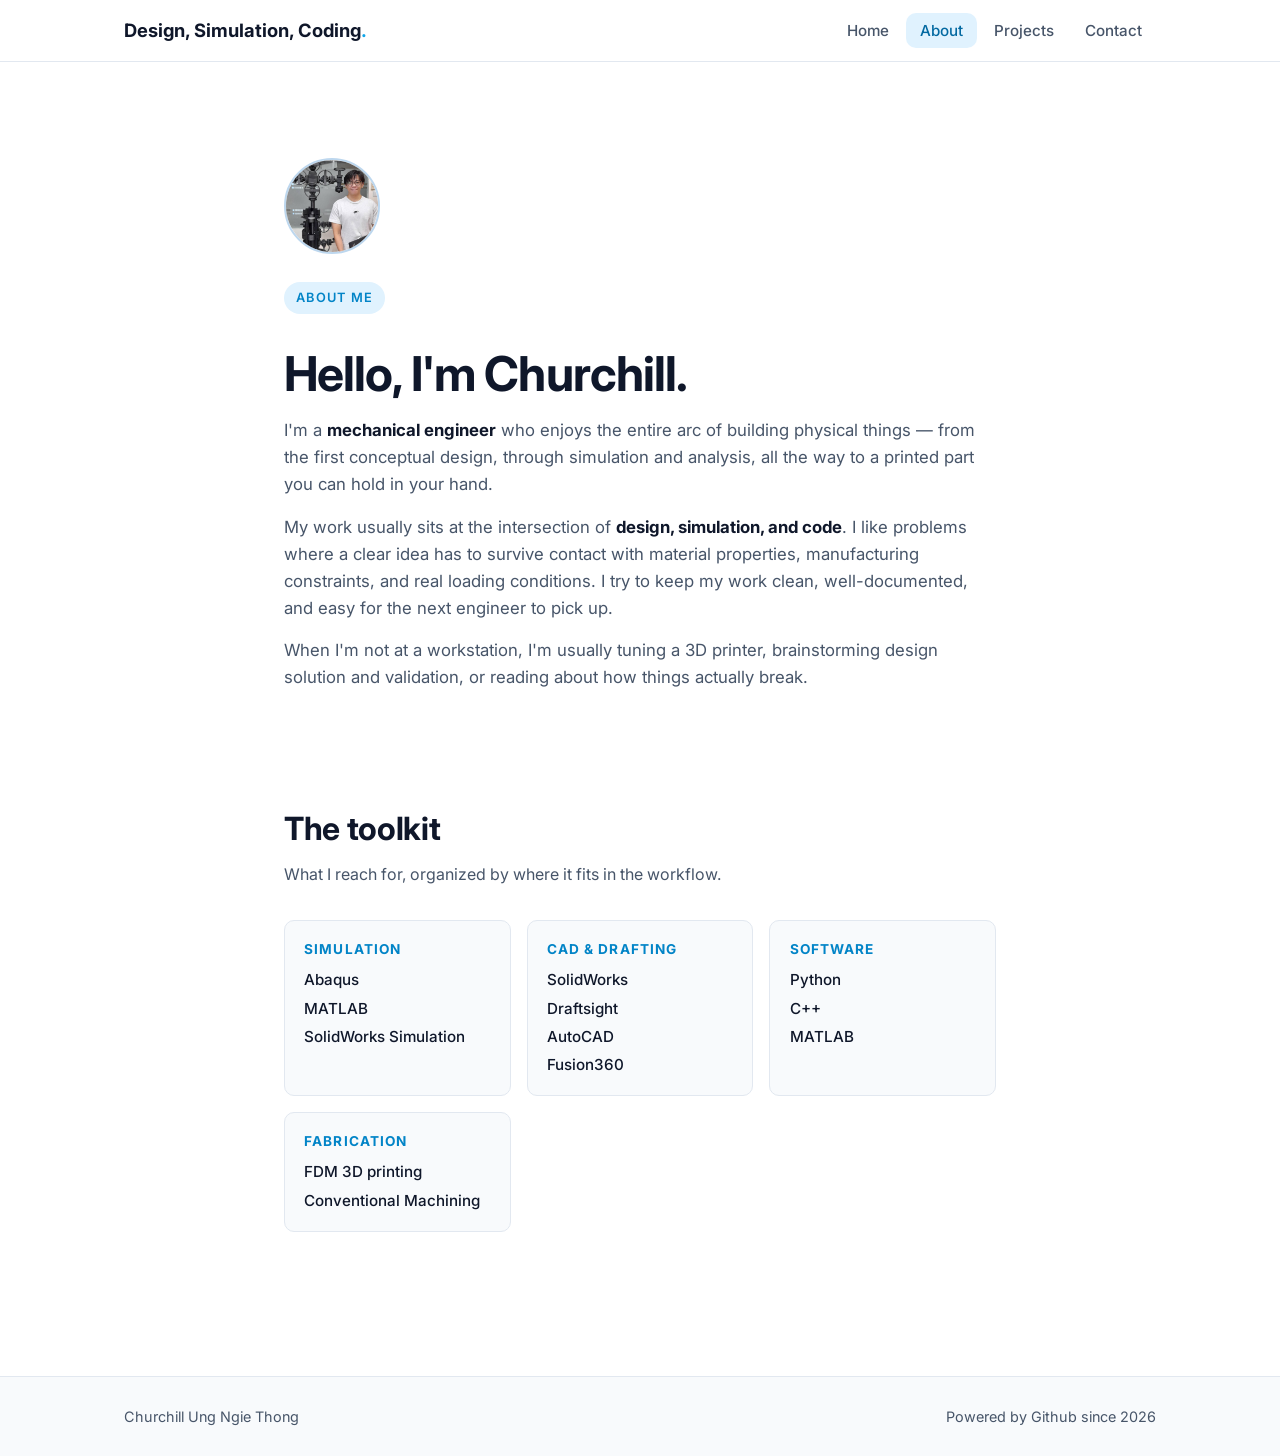
<file: about.html>
<!DOCTYPE html>
<html lang="en">
  <head>
    <meta charset="UTF-8" />
    <meta name="viewport" content="width=device-width, initial-scale=1.0" />
    <title>About — Who Am I</title>
    <meta name="description" content="About Churchill Ung Ngie Thong — A mechanical design engineer specializing in CAD design, simulation, and rapid prototyping." />
    <link rel="icon" type="image/jpeg" href="public-img/churchill-astar-award-ceremony.jpg" />
    <link rel="preconnect" href="https://fonts.googleapis.com">
    <link rel="preconnect" href="https://fonts.gstatic.com" crossorigin>
    <link href="https://fonts.googleapis.com/css2?family=Inter:wght@400;500;600;700&display=swap" rel="stylesheet">
    <link rel="stylesheet" href="styles.css" />
  </head>
  <body>
    <nav class="nav">
      <div class="nav-inner">
        <a href="/" class="brand">Design, Simulation, Coding<span class="dot">.</span></a>
        <ul class="nav-links">
          <li><a href="/">Home</a></li>
          <li><a href="/about.html" class="active">About</a></li>
          <li><a href="/projects.html">Projects</a></li>
          <li><a href="/contact.html">Contact</a></li>
        </ul>
      </div>
    </nav>

    <main class="container narrow">
      <section class="block about-block">
        <div class="about-header">
          <img class ="about-photo" src="public-img/churchill-sws-3d-printing.jpg" alt="Churchill Ung" />
        </div>
        <span class="eyebrow">About me</span>
        <h1 style="text-align:left; margin-top:0.75rem;">Hello, I'm Churchill.</h1>
        <p>
          I'm a <strong>mechanical engineer</strong> who enjoys the entire arc of building physical things — from the first conceptual design, through simulation and analysis, all the way to a printed part you can hold in your hand.
        </p>
        <p>
          My work usually sits at the intersection of <strong>design, simulation, and code</strong>. I like problems where a clear idea has to survive contact with material properties, manufacturing constraints, and real loading conditions. I try to keep my work clean, well-documented, and easy for the next engineer to pick up.
        </p>
        <p>
          When I'm not at a workstation, I'm usually tuning a 3D printer, brainstorming design solution and validation, or reading about how things actually break.
        </p>
      </section>

      <section class="block">
        <h2>The toolkit</h2>
        <p class="section-sub">What I reach for, organized by where it fits in the workflow.</p>
        <div class="toolkit">
          <div class="tool-card">
            <h4>Simulation</h4>
            <ul>
              <li>Abaqus</li>
              <li>MATLAB</li>
              <li>SolidWorks Simulation</li>
            </ul>
          </div>
          <div class="tool-card">
            <h4>CAD &amp; Drafting</h4>
            <ul>
              <li>SolidWorks</li>
              <li>Draftsight</li>
              <li>AutoCAD</li>
              <li>Fusion360</li>
            </ul>
          </div>
          <div class="tool-card">
            <h4>Software</h4>
            <ul>
              <li>Python</li>
              <li>C++</li>
              <li>MATLAB</li>
            </ul>
          </div>
          <div class="tool-card">
            <h4>Fabrication</h4>
            <ul>
              <li>FDM 3D printing</li>
              <li>Conventional Machining</li>
            </ul>
          </div>
        </div>
      </section>
    </main>

    <footer>
      <div class="footer-inner">
        <span>Churchill Ung Ngie Thong</span>
        <span>Powered by Github since 2026</span>
      </div>
    </footer>
    <script>
    var blocks = document.querySelectorAll('.block');
    blocks.forEach(function(el) { el.classList.add('animate'); });

    var io = new IntersectionObserver(function(entries) {
      entries.forEach(function(e) {
        if (e.isIntersecting) {
          e.target.classList.add('visible');
          io.unobserve(e.target);
        }
      });
    }, { threshold: 0.1 });

    blocks.forEach(function(el) { io.observe(el); });
  </script>
  </body>
</html>
</file>
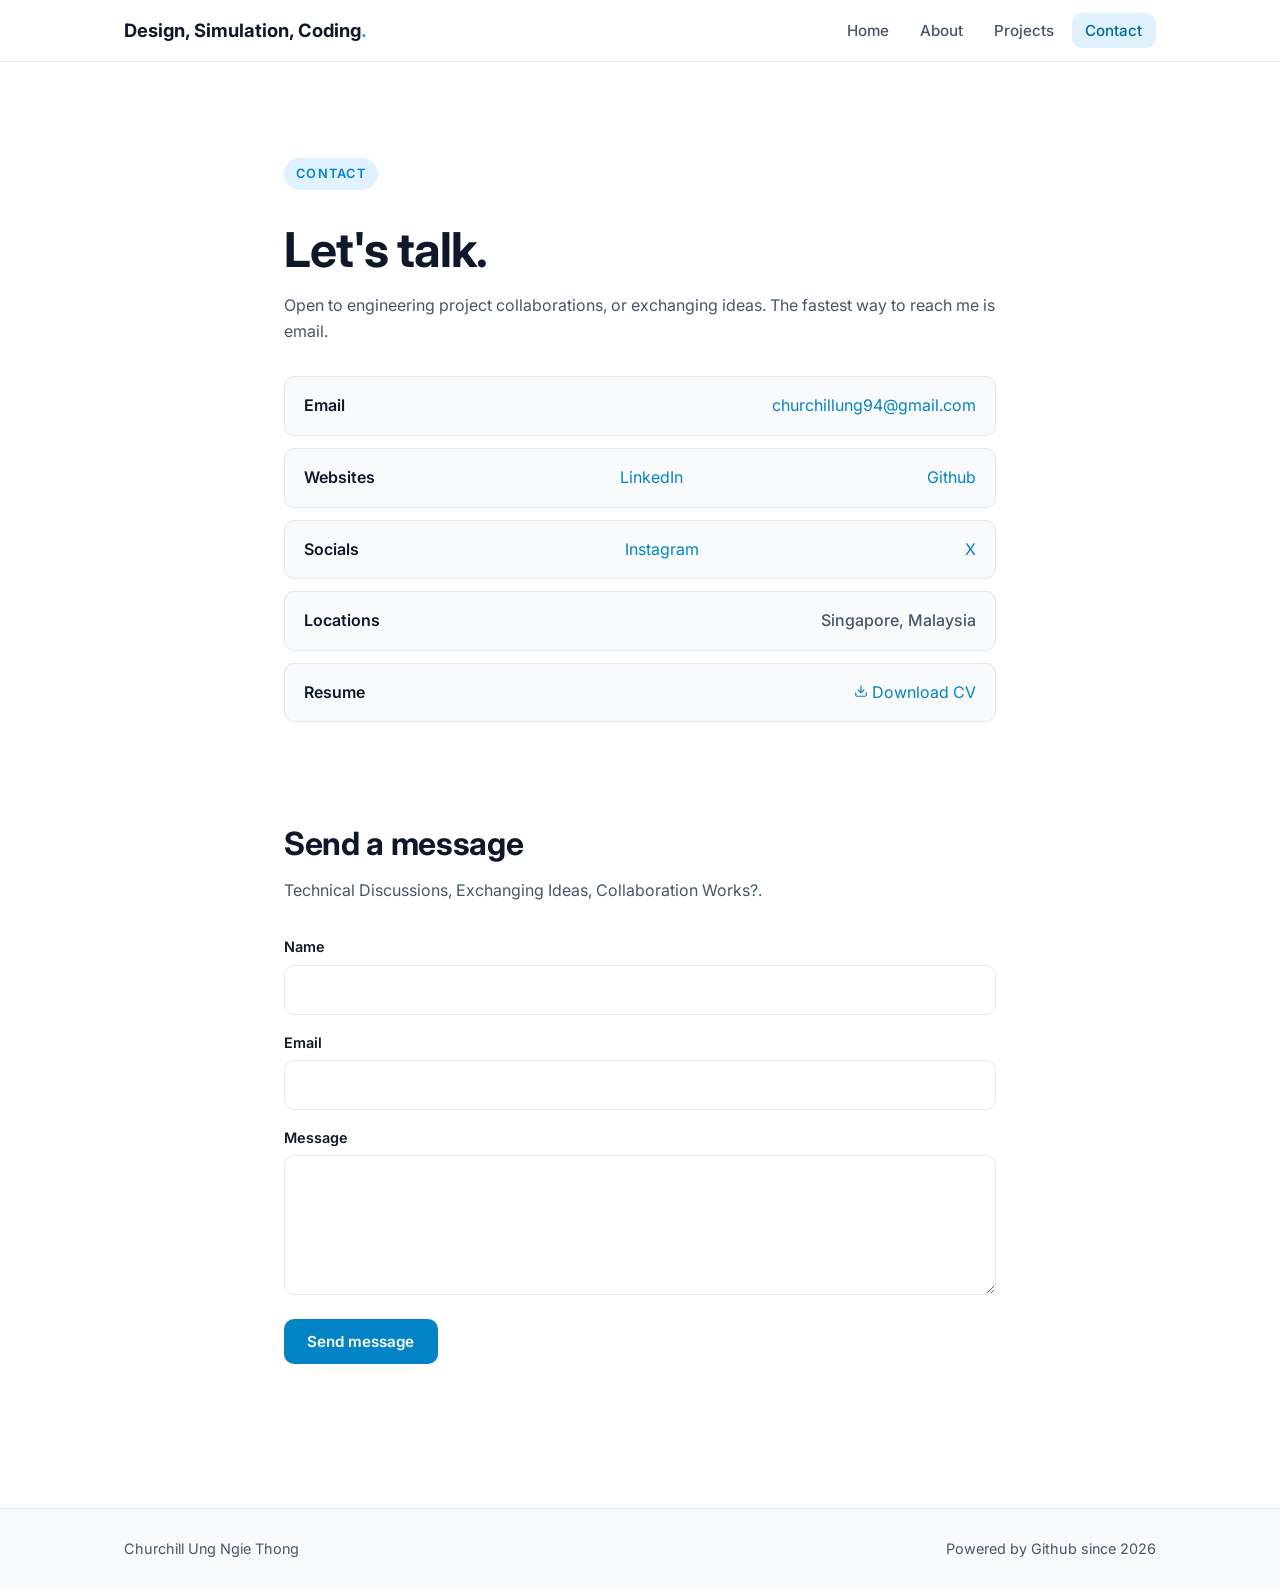
<file: contact.html>
<!DOCTYPE html>
<html lang="en">
  <head>
    <meta charset="UTF-8" />
    <meta name="viewport" content="width=device-width, initial-scale=1.0" />
    <title>Contact Me</title>
    <meta name="description" content="Get in touch with me?" />
    <link rel="icon" type="image/jpeg" href="public-img/churchill-astar-award-ceremony.jpg" />
    <link rel="preconnect" href="https://fonts.googleapis.com">
    <link rel="preconnect" href="https://fonts.gstatic.com" crossorigin>
    <link href="https://fonts.googleapis.com/css2?family=Inter:wght@400;500;600;700&display=swap" rel="stylesheet">
    <link rel="stylesheet" href="styles.css" />
  </head>
  <body>
    <nav class="nav">
      <div class="nav-inner">
        <a href="/" class="brand">Design, Simulation, Coding<span class="dot">.</span></a>
        <ul class="nav-links">
          <li><a href="/">Home</a></li>
          <li><a href="/about.html">About</a></li>
          <li><a href="/projects.html">Projects</a></li>
          <li><a href="/contact.html" class="active">Contact</a></li>
        </ul>
      </div>
    </nav>

    <main class="container narrow">
      <section class="block">
        <span class="eyebrow">Contact</span>
        <h1 style="text-align:left; margin-top:0.75rem;">Let's talk.</h1>
        <p class="section-sub">
          Open to engineering project collaborations, or exchanging ideas. The fastest way to reach me is email.
        </p>

        <div class="contact-list">
          <div class="contact-item">
            <span>Email</span>
            <a href="mailto:churchillung94@gmail.com">churchillung94@gmail.com</a>
          </div>
          <div class="contact-item">
            <span>Websites</span>
            <a href="https://www.linkedin.com/in/churchillung94">LinkedIn</a>
            <a href="https://github.com/ChurchillUng">Github</a>
          </div>
          <div class="contact-item">
            <span>Socials</span>
            <a href="https://www.instagram.com/cr_chill">Instagram</a>
            <a href="https://x.com/churchillung">X</a>
          </div>
          <div class="contact-item">
            <span>Locations</span>
            <span style="color:var(--muted);font-weight:500;">Singapore, Malaysia</span>
          </div>
          <div class = "contact-item">
            <span>Resume</span>
            <a href="/public-img/Churchill_Resume_2026.pdf" class="cv-dl-btn" download>
             <svg xmlns="http://www.w3.org/2000/svg" width="14" height="14" viewBox="0 0 24 24"
                  fill="none" stroke="currentColor" stroke-width="2"
                  stroke-linecap="round" stroke-linejoin="round" aria-hidden="true">
                <path d="M21 15v4a2 2 0 0 1-2 2H5a2 2 0 0 1-2-2v-4"/>
                <polyline points="7 10 12 15 17 10"/>
                <line x1="12" y1="15" x2="12" y2="3"/>
              </svg>
              Download CV
            </a>
          </div>
        </div>
      </section>

      <section class="block">
        <h2>Send a message</h2>
        <p class="section-sub">Technical Discussions, Exchanging Ideas, Collaboration Works?.</p>
        <form action="mailto:churchillung94@gmail.com" method="post" enctype="text/plain">
          <div>
            <label for="name">Name</label>
            <input id="name" name="name" type="text" required />
          </div>
          <div>
            <label for="email">Email</label>
            <input id="email" name="email" type="email" required />
          </div>
          <div>
            <label for="message">Message</label>
            <textarea id="message" name="message" required></textarea>
          </div>
          <button type="submit" class="btn btn-primary">Send message</button>
        </form>
      </section>
    </main>

    <footer>
      <div class="footer-inner">
        <span>Churchill Ung Ngie Thong</span>
        <span>Powered by Github since 2026</span>
      <!--  <a href="https://www.instagram.com/cr_chill">My IG</a> -->
      </div>
    </footer>
    <script>
    var blocks = document.querySelectorAll('.block');
    blocks.forEach(function(el) { el.classList.add('animate'); });

    var io = new IntersectionObserver(function(entries) {
      entries.forEach(function(e) {
        if (e.isIntersecting) {
          e.target.classList.add('visible');
          io.unobserve(e.target);
        }
      });
    }, { threshold: 0.1 });

    blocks.forEach(function(el) { io.observe(el); });
  </script>
  </body>
</html>
</file>
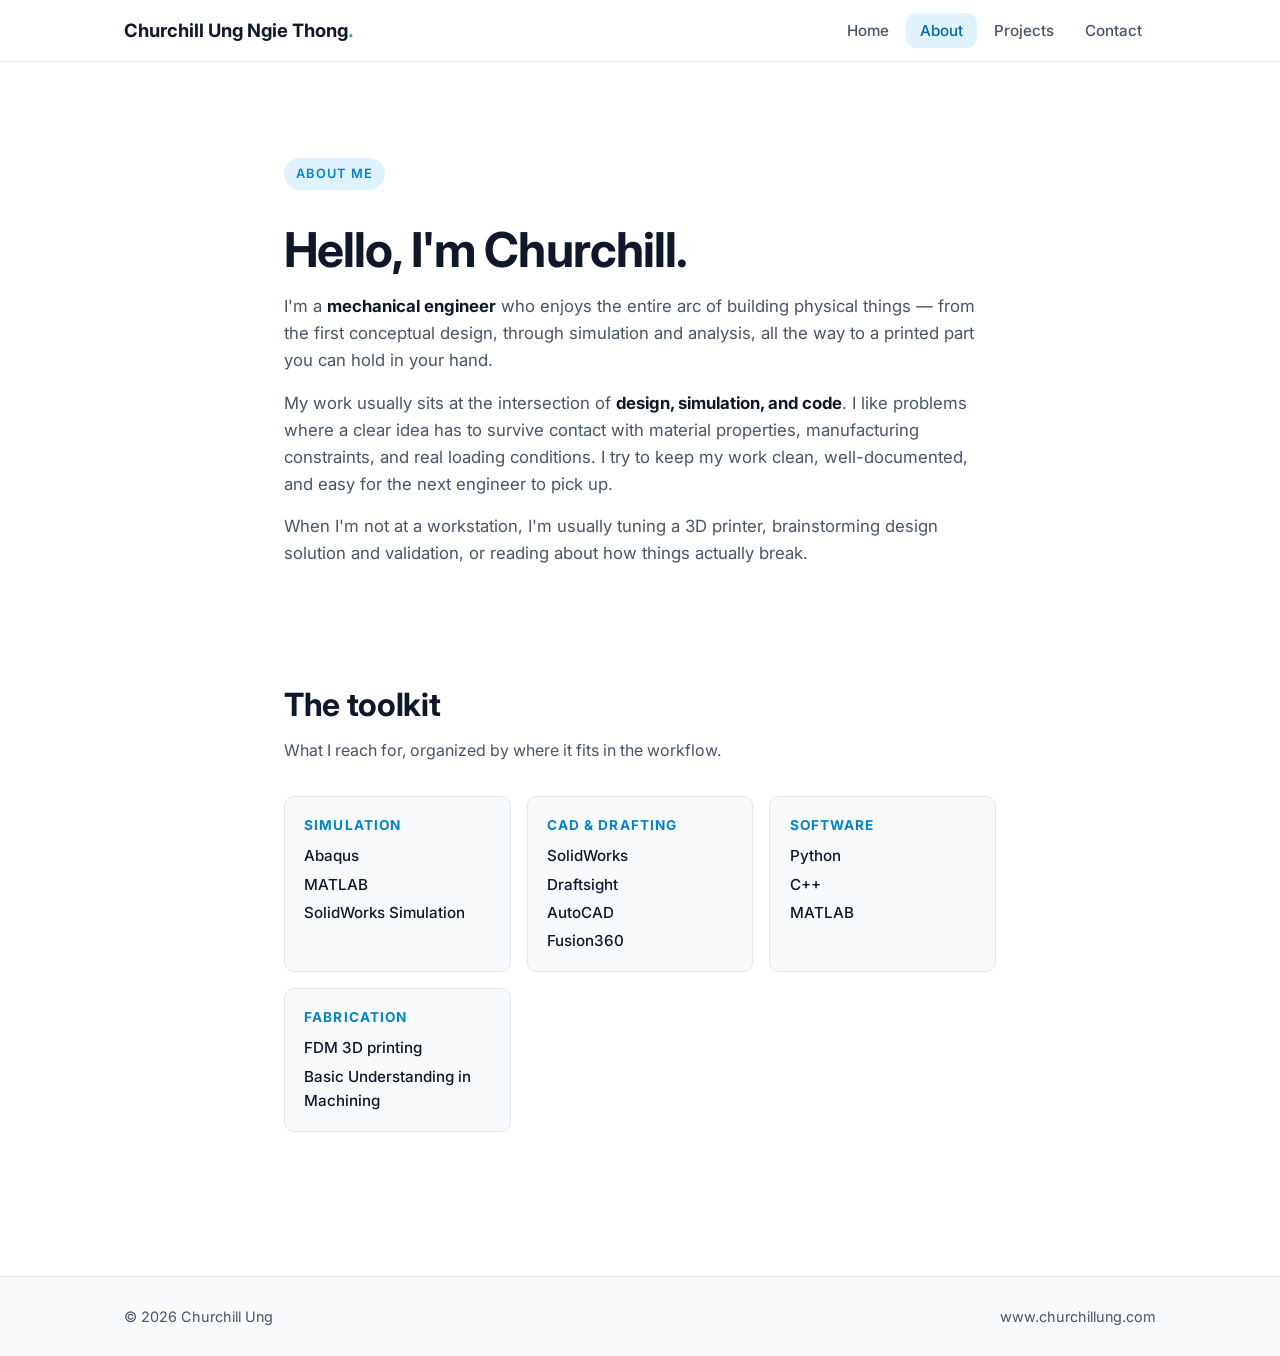
<file: portfolio/about.html>
<!DOCTYPE html>
<html lang="en">
  <head>
    <meta charset="UTF-8" />
    <meta name="viewport" content="width=device-width, initial-scale=1.0" />
    <title>About — Churchill Ung Ngie Thong</title>
    <meta name="description" content="About Churchill Ung Ngie Thong — A mechanical design engineer specializing in CAD design, simulation, and rapid prototyping." />
    <link rel="icon" type="image/svg+xml" href="/favicon.svg" />
    <link rel="preconnect" href="https://fonts.googleapis.com">
    <link rel="preconnect" href="https://fonts.gstatic.com" crossorigin>
    <link href="https://fonts.googleapis.com/css2?family=Inter:wght@400;500;600;700&display=swap" rel="stylesheet">
    <link rel="stylesheet" href="./styles.css" />
  </head>
  <body>
    <nav class="nav">
      <div class="nav-inner">
        <a href="/" class="brand">Churchill Ung Ngie Thong<span class="dot">.</span></a>
        <ul class="nav-links">
          <li><a href="/">Home</a></li>
          <li><a href="/about.html" class="active">About</a></li>
          <li><a href="/projects.html">Projects</a></li>
          <li><a href="/contact.html">Contact</a></li>
        </ul>
      </div>
    </nav>

    <main class="container narrow">
      <section class="block about-block">
        <span class="eyebrow">About me</span>
        <h1 style="text-align:left; margin-top:0.75rem;">Hello, I'm Churchill.</h1>
        <p>
          I'm a <strong>mechanical engineer</strong> who enjoys the entire arc of building physical things — from the first conceptual design, through simulation and analysis, all the way to a printed part you can hold in your hand.
        </p>
        <p>
          My work usually sits at the intersection of <strong>design, simulation, and code</strong>. I like problems where a clear idea has to survive contact with material properties, manufacturing constraints, and real loading conditions. I try to keep my work clean, well-documented, and easy for the next engineer to pick up.
        </p>
        <p>
          When I'm not at a workstation, I'm usually tuning a 3D printer, brainstorming design solution and validation, or reading about how things actually break.
        </p>
      </section>

      <section class="block">
        <h2>The toolkit</h2>
        <p class="section-sub">What I reach for, organized by where it fits in the workflow.</p>
        <div class="toolkit">
          <div class="tool-card">
            <h4>Simulation</h4>
            <ul>
              <li>Abaqus</li>
              <li>MATLAB</li>
              <li>SolidWorks Simulation</li>
            </ul>
          </div>
          <div class="tool-card">
            <h4>CAD &amp; Drafting</h4>
            <ul>
              <li>SolidWorks</li>
              <li>Draftsight</li>
              <li>AutoCAD</li>
              <li>Fusion360</li>
            </ul>
          </div>
          <div class="tool-card">
            <h4>Software</h4>
            <ul>
              <li>Python</li>
              <li>C++</li>
              <li>MATLAB</li>
            </ul>
          </div>
          <div class="tool-card">
            <h4>Fabrication</h4>
            <ul>
              <li>FDM 3D printing</li>
              <li>Basic Understanding in Machining</li>
            </ul>
          </div>
        </div>
      </section>
    </main>

    <footer>
      <div class="footer-inner">
        <span>&copy; 2026 Churchill Ung</span>
        <a href="https://www.churchillung.com">www.churchillung.com</a>
      </div>
    </footer>
  </body>
</html>
</file>
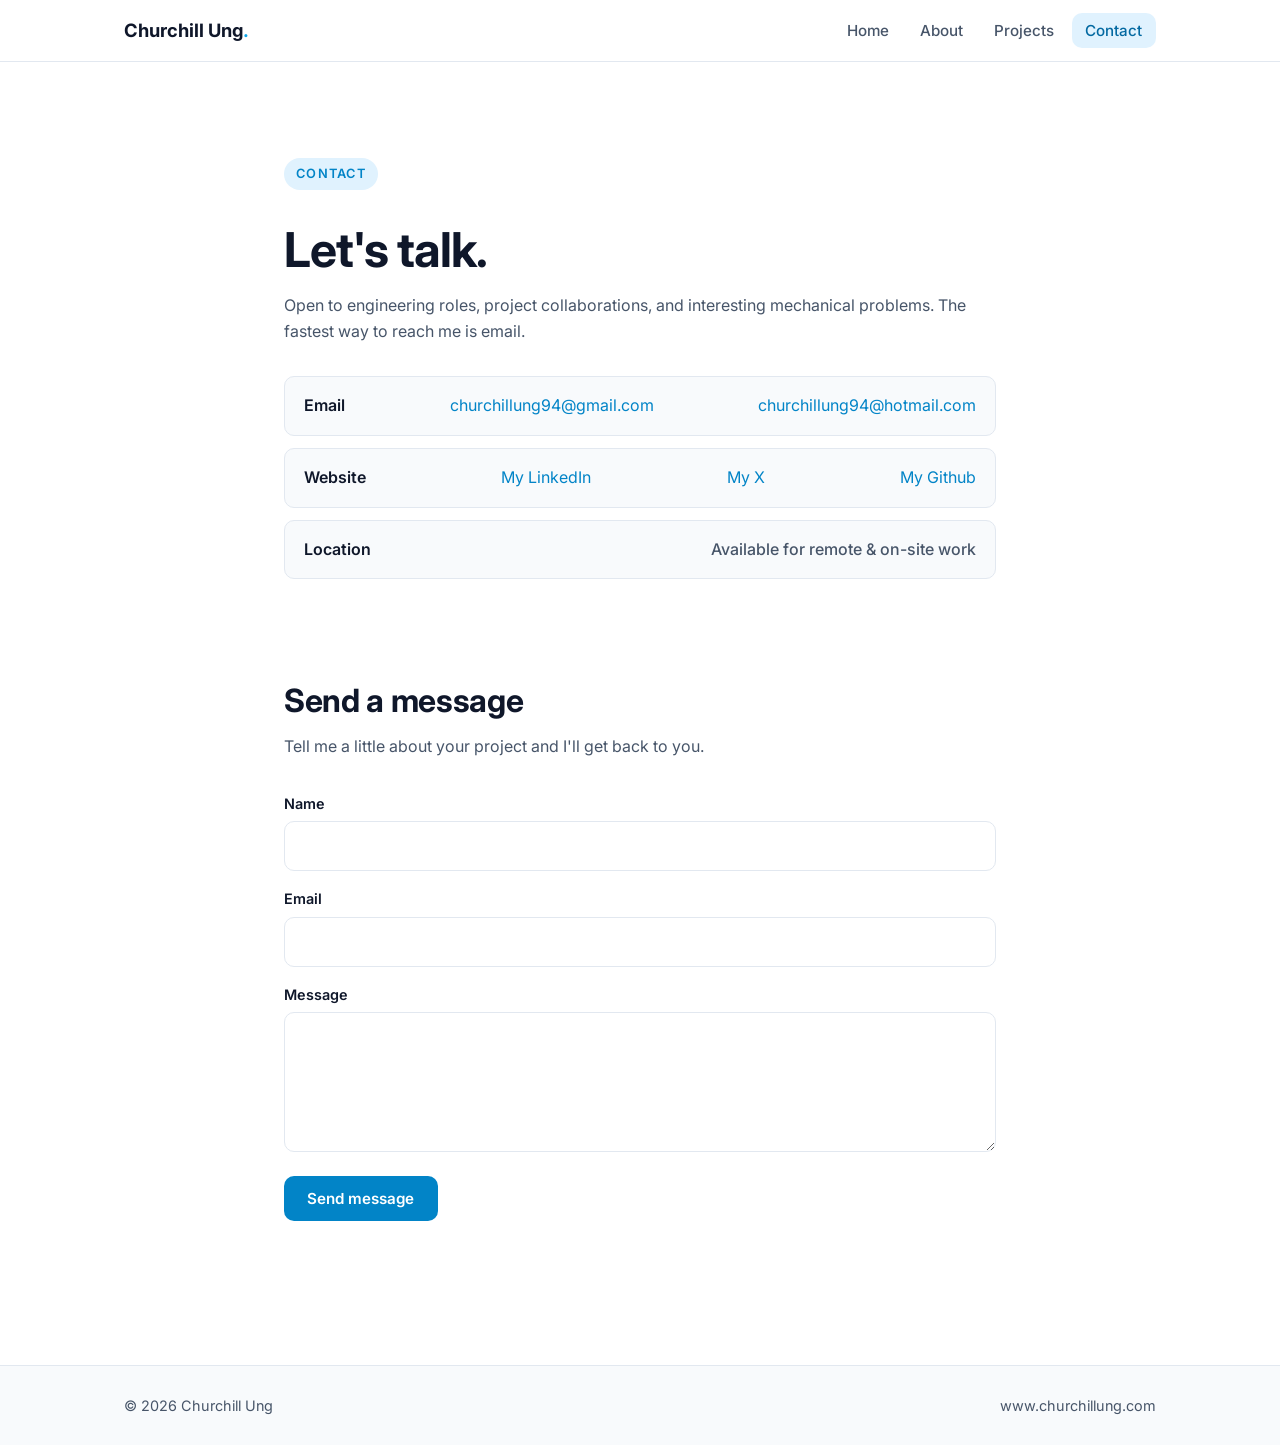
<file: portfolio/contact.html>
<!DOCTYPE html>
<html lang="en">
  <head>
    <meta charset="UTF-8" />
    <meta name="viewport" content="width=device-width, initial-scale=1.0" />
    <title>Contact — Churchill Ung</title>
    <meta name="description" content="Get in touch with me?" />
    <link rel="icon" type="image/svg+xml" href="/favicon.svg" />
    <link rel="preconnect" href="https://fonts.googleapis.com">
    <link rel="preconnect" href="https://fonts.gstatic.com" crossorigin>
    <link href="https://fonts.googleapis.com/css2?family=Inter:wght@400;500;600;700&display=swap" rel="stylesheet">
    <link rel="stylesheet" href="./styles.css" />
  </head>
  <body>
    <nav class="nav">
      <div class="nav-inner">
        <a href="/" class="brand">Churchill Ung<span class="dot">.</span></a>
        <ul class="nav-links">
          <li><a href="/">Home</a></li>
          <li><a href="/about.html">About</a></li>
          <li><a href="/projects.html">Projects</a></li>
          <li><a href="/contact.html" class="active">Contact</a></li>
        </ul>
      </div>
    </nav>

    <main class="container narrow">
      <section class="block">
        <span class="eyebrow">Contact</span>
        <h1 style="text-align:left; margin-top:0.75rem;">Let's talk.</h1>
        <p class="section-sub">
          Open to engineering roles, project collaborations, and interesting mechanical problems. The fastest way to reach me is email.
        </p>

        <div class="contact-list">
          <div class="contact-item">
            <span>Email</span>
            <a href="mailto:churchillung94@gmail.com">churchillung94@gmail.com</a>
            <a href="mailto:churchillung94@hotmail.com">churchillung94@hotmail.com</a>
          </div>
          <div class="contact-item">
            <span>Website</span>
            <a href="https://www.linkedin.com/in/churchillung94/">My LinkedIn</a>
            <a href="https://x.com/churchillung">My X</a>
            <a href="https://github.com/ChurchillUng">My Github</a>
          </div>
          <div class="contact-item">
            <span>Location</span>
            <span style="color:var(--muted);font-weight:500;">Available for remote &amp; on-site work</span>
          </div>
        </div>
      </section>

      <section class="block">
        <h2>Send a message</h2>
        <p class="section-sub">Tell me a little about your project and I'll get back to you.</p>
        <form action="mailto:churchillung94@gmail.com" method="post" enctype="text/plain">
          <div>
            <label for="name">Name</label>
            <input id="name" name="name" type="text" required />
          </div>
          <div>
            <label for="email">Email</label>
            <input id="email" name="email" type="email" required />
          </div>
          <div>
            <label for="message">Message</label>
            <textarea id="message" name="message" required></textarea>
          </div>
          <button type="submit" class="btn btn-primary">Send message</button>
        </form>
      </section>
    </main>

    <footer>
      <div class="footer-inner">
        <span>&copy; 2026 Churchill Ung</span>
        <a href="https://www.churchillung.com">www.churchillung.com</a>
      </div>
    </footer>
  </body>
</html>
</file>
<file: styles.css>
:root {
  --sky-50: #f0f9ff;
  --sky-100: #e0f2fe;
  --sky-200: #bae6fd;
  --sky-300: #7dd3fc;
  --sky-400: #38bdf8;
  --sky-500: #0ea5e9;
  --sky-600: #0284c7;
  --sky-700: #0369a1;
  --ink: #0f172a;
  --muted: #475569;
  --line: #e2e8f0;
  --bg: #ffffff;
  --soft: #f8fafc;
  --radius: 10px;
  --maxw: 1080px;
}

* {
  box-sizing: border-box;
  margin: 0;
  padding: 0;
}

html {
  scroll-behavior: smooth;
}

body {
  font-family: 'Inter', -apple-system, BlinkMacSystemFont, 'Segoe UI', Roboto, sans-serif;
  color: var(--ink);
  background: var(--bg);
  line-height: 1.6;
  -webkit-font-smoothing: antialiased;
}

a {
  color: var(--sky-600);
  text-decoration: none;
}

a:hover {
  color: var(--sky-700);
  text-decoration: underline;
}

img {
  max-width: 100%;
  display: block;
}

/* Navigation */
.nav {
  background: var(--bg);
  border-bottom: 1px solid var(--line);
  position: sticky;
  top: 0;
  z-index: 50;
}

.nav-inner {
  max-width: var(--maxw);
  margin: 0 auto;
  padding: 1rem 1.5rem;
  display: flex;
  flex-wrap: wrap;
  gap: 1rem;
  align-items: center;
  justify-content: space-between;
}

.brand {
  font-weight: 700;
  font-size: 1.15rem;
  color: var(--ink);
}

.brand:hover {
  text-decoration: none;
  color: var(--sky-600);
}

.brand .dot {
  color: var(--sky-500);
}

.nav-links {
  display: flex;
  flex-wrap: wrap;
  gap: 0.25rem;
  list-style: none;
}

.nav-links a {
  color: var(--muted);
  padding: 0.5rem 0.85rem;
  border-radius: var(--radius);
  font-weight: 500;
  font-size: 0.95rem;
  transition: background 0.15s, color 0.15s;
}

.nav-links a:hover {
  background: var(--sky-50);
  color: var(--sky-700);
  text-decoration: none;
}

.nav-links a.active {
  background: var(--sky-100);
  color: var(--sky-700);
}

/* Page container */
.container {
  max-width: var(--maxw);
  margin: 0 auto;
  padding: 3rem 1.5rem;
}

.container.narrow {
  max-width: 760px;
}

/* Hero */
.hero {
  background: linear-gradient(180deg, var(--sky-50) 0%, var(--bg) 100%);
  border-bottom: 1px solid var(--line);
}

.hero-inner {
  max-width: var(--maxw);
  margin: 0 auto;
  padding: 4.5rem 1.5rem 3.5rem;
  text-align: center;
}

.eyebrow {
  display: inline-block;
  font-size: 0.8rem;
  font-weight: 600;
  letter-spacing: 0.1em;
  text-transform: uppercase;
  color: var(--sky-600);
  background: var(--sky-100);
  padding: 0.35rem 0.75rem;
  border-radius: 999px;
  margin-bottom: 1.25rem;
}

h1 {
  font-size: clamp(2rem, 5vw, 3rem);
  line-height: 1.15;
  font-weight: 700;
  margin-bottom: 1rem;
  letter-spacing: -0.02em;
}

h1 .accent {
  color: var(--sky-600);
}

.lead {
  font-size: 1.1rem;
  color: var(--muted);
  max-width: 620px;
  margin: 0 auto 1.75rem;
}

.cta-row {
  display: flex;
  gap: 0.75rem;
  justify-content: center;
  flex-wrap: wrap;
}

.btn {
  display: inline-block;
  padding: 0.75rem 1.4rem;
  border-radius: var(--radius);
  font-weight: 600;
  font-size: 0.95rem;
  border: 1px solid transparent;
  transition: background 0.15s, color 0.15s, border-color 0.15s, transform 0.1s;
}

.btn:hover {
  text-decoration: none;
  transform: translateY(-1px);
}

.btn-primary {
  background: var(--sky-600);
  color: #fff;
}

.btn-primary:hover {
  background: var(--sky-700);
  color: #fff;
}

.btn-ghost {
  background: transparent;
  color: var(--sky-700);
  border-color: var(--sky-200);
}

.btn-ghost:hover {
  background: var(--sky-50);
  color: var(--sky-700);
}

/* Sections */
section.block {
  padding: 3rem 0;
}

h2 {
  font-size: clamp(1.5rem, 3.5vw, 2rem);
  font-weight: 700;
  letter-spacing: -0.01em;
  margin-bottom: 0.5rem;
}

h3 {
  font-size: 1.15rem;
  font-weight: 600;
  margin-bottom: 0.4rem;
}

.section-sub {
  color: var(--muted);
  margin-bottom: 2rem;
}

/* Skill chips */
.chips {
  display: flex;
  flex-wrap: wrap;
  gap: 0.5rem;
}

.chip {
  background: var(--sky-50);
  color: var(--sky-700);
  border: 1px solid var(--sky-100);
  padding: 0.4rem 0.85rem;
  border-radius: 999px;
  font-size: 0.85rem;
  font-weight: 500;
}

/* Grid of cards */
.grid {
  display: grid;
  grid-template-columns: repeat(auto-fill, minmax(280px, 1fr));
  gap: 1.25rem;
}

.card {
  background: var(--bg);
  border: 1px solid var(--line);
  border-radius: var(--radius);
  overflow: hidden;
  transition: border-color 0.15s, box-shadow 0.15s, transform 0.15s;
  display: flex;
  flex-direction: column;
}

.card:hover {
  border-color: var(--sky-300);
  box-shadow: 0 6px 20px -8px rgba(14, 165, 233, 0.25);
  transform: translateY(-2px);
}

.card-image {
  aspect-ratio: 16 / 10;
  background: var(--soft);
  overflow: hidden;
}

.card-image img {
  width: 100%;
  height: 100%;
  object-fit: cover;
}

.card-body {
  padding: 1.1rem 1.2rem 1.3rem;
  display: flex;
  flex-direction: column;
  gap: 0.6rem;
  flex: 1;
}

.card-body p {
  color: var(--muted);
  font-size: 0.95rem;
  flex: 1;
}

.tags {
  display: flex;
  flex-wrap: wrap;
  gap: 0.35rem;
  margin-top: 0.25rem;
}

.tag {
  background: var(--sky-50);
  color: var(--sky-700);
  font-size: 0.75rem;
  font-weight: 500;
  padding: 0.2rem 0.55rem;
  border-radius: 6px;
}

/* About page */
.about-block p {
  margin-bottom: 1rem;
  color: var(--muted);
  font-size: 1.05rem;
}

.about-block p strong {
  color: var(--ink);
}

.toolkit {
  display: grid;
  grid-template-columns: repeat(auto-fit, minmax(220px, 1fr));
  gap: 1rem;
  margin-top: 1.5rem;
}

.tool-card {
  border: 1px solid var(--line);
  border-radius: var(--radius);
  padding: 1.1rem 1.2rem;
  background: var(--soft);
}

.tool-card h4 {
  font-size: 0.85rem;
  text-transform: uppercase;
  letter-spacing: 0.08em;
  color: var(--sky-600);
  margin-bottom: 0.5rem;
}

.tool-card ul {
  list-style: none;
  display: flex;
  flex-direction: column;
  gap: 0.25rem;
}

.tool-card li {
  color: var(--ink);
  font-weight: 500;
  font-size: 0.95rem;
}

/* Contact page */
form {
  display: flex;
  flex-direction: column;
  gap: 1rem;
  margin-top: 1.5rem;
}

label {
  font-size: 0.9rem;
  font-weight: 600;
  color: var(--ink);
  margin-bottom: 0.4rem;
  display: block;
}

input,
textarea {
  width: 100%;
  padding: 0.7rem 0.85rem;
  border: 1px solid var(--line);
  border-radius: var(--radius);
  font: inherit;
  background: var(--bg);
  color: var(--ink);
  transition: border-color 0.15s, box-shadow 0.15s;
}

input:focus,
textarea:focus {
  outline: none;
  border-color: var(--sky-400);
  box-shadow: 0 0 0 3px var(--sky-100);
}

textarea {
  min-height: 140px;
  resize: vertical;
}

button[type="submit"] {
  align-self: flex-start;
  cursor: pointer;
  font-family: inherit;
}

.contact-list {
  display: grid;
  gap: 0.75rem;
  margin-top: 1.5rem;
}

.contact-item {
  display: flex;
  justify-content: space-between;
  flex-wrap: wrap;
  gap: 0.5rem;
  padding: 1rem 1.2rem;
  border: 1px solid var(--line);
  border-radius: var(--radius);
  background: var(--soft);
}

.contact-item span:first-child {
  font-weight: 600;
  color: var(--ink);
}

/* Footer */
footer {
  border-top: 1px solid var(--line);
  background: var(--soft);
  margin-top: 3rem;
}

.footer-inner {
  max-width: var(--maxw);
  margin: 0 auto;
  padding: 1.75rem 1.5rem;
  display: flex;
  justify-content: space-between;
  flex-wrap: wrap;
  gap: 0.5rem;
  color: var(--muted);
  font-size: 0.9rem;
}

.footer-inner a {
  color: var(--muted);
}

.footer-inner a:hover {
  color: var(--sky-600);
}

/* Mobile */
@media (max-width: 600px) {
  .nav-inner {
    padding: 0.75rem 1rem;
  }
  .nav-links a {
    padding: 0.4rem 0.6rem;
    font-size: 0.9rem;
  }
  .container {
    padding: 2rem 1.25rem;
  }
  .hero-inner {
    padding: 3rem 1.25rem 2.5rem;
  }
  .footer-inner {
    flex-direction: column;
    text-align: center;
  }
}
/* =============================================
   ADDITIONS — paste at the bottom of styles.css
   ============================================= */

/* --- Sky blue theme tokens --- */
:root {
  --sky-bg:     #EBF5FC; /* Very pale blue — for hero or card backgrounds */
  --sky-accent: #2171B5; /* Confident mid-blue — for links and accents     */
  --sky-rim:    #BDD7EE; /* Soft blue — for photo borders and dividers      */
}

/* --- Profile photo in hero --- */
.hero-photo img {
  width: 160px;
  height: 160px;
  border-radius: 50%;      /* Makes the square image a circle                 */
  object-fit: cover;       /* Fills the circle, cropping edges if needed      */
  border: 3px solid var(--sky-rim);
  flex-shrink: 0;          /* Photo never shrinks if the page gets narrow     */
}

/* --- Social links row in hero --- */
.social-links {
  display: flex;
  gap: 1.25rem;
  margin-top: 1.25rem;
}

.social-links a {
  font-size: 0.875rem;
  color: var(--sky-accent);
  text-decoration: none;
}

.social-links a:hover {
  text-decoration: underline;
}

/* --- About page: photo + heading side by side --- */
.about-header {
  display: flex;
  align-items: center;
  gap: 1.5rem;
  margin-bottom: 1.75rem;
}

.about-photo {
  width: 96px;
  height: 96px;
  border-radius: 50%;
  object-fit: cover;
  border: 2px solid var(--sky-rim);
  flex-shrink: 0;
}

/* --- Footer social links --- */
.footer-links {
  display: flex;
  gap: 1.25rem;
}

.footer-links a {
  font-size: 0.875rem;
  text-decoration: none;
}

.footer-links a:hover {
  text-decoration: underline;
}

/* --- Scroll animations (progressive enhancement) --- */
/* .animate is added by JS — if JS is off, elements stay fully visible */
.block.animate {
  opacity: 0;
  transform: translateY(24px);
  transition: opacity 0.6s ease, transform 0.6s ease;
}

.block.animate.visible {
  opacity: 1;
  transform: translateY(0);  /* Slides back to natural position */
}

/* --- Stack hero vertically on narrow screens --- */
@media (max-width: 640px) {
  .hero-photo img {
    width: 110px;
    height: 110px;
  }
}
</file>
<file: portfolio/styles.css>
:root {
  --sky-50: #f0f9ff;
  --sky-100: #e0f2fe;
  --sky-200: #bae6fd;
  --sky-300: #7dd3fc;
  --sky-400: #38bdf8;
  --sky-500: #0ea5e9;
  --sky-600: #0284c7;
  --sky-700: #0369a1;
  --ink: #0f172a;
  --muted: #475569;
  --line: #e2e8f0;
  --bg: #ffffff;
  --soft: #f8fafc;
  --radius: 10px;
  --maxw: 1080px;
}

* {
  box-sizing: border-box;
  margin: 0;
  padding: 0;
}

html {
  scroll-behavior: smooth;
}

body {
  font-family: 'Inter', -apple-system, BlinkMacSystemFont, 'Segoe UI', Roboto, sans-serif;
  color: var(--ink);
  background: var(--bg);
  line-height: 1.6;
  -webkit-font-smoothing: antialiased;
}

a {
  color: var(--sky-600);
  text-decoration: none;
}

a:hover {
  color: var(--sky-700);
  text-decoration: underline;
}

img {
  max-width: 100%;
  display: block;
}

/* Navigation */
.nav {
  background: var(--bg);
  border-bottom: 1px solid var(--line);
  position: sticky;
  top: 0;
  z-index: 50;
}

.nav-inner {
  max-width: var(--maxw);
  margin: 0 auto;
  padding: 1rem 1.5rem;
  display: flex;
  flex-wrap: wrap;
  gap: 1rem;
  align-items: center;
  justify-content: space-between;
}

.brand {
  font-weight: 700;
  font-size: 1.15rem;
  color: var(--ink);
}

.brand:hover {
  text-decoration: none;
  color: var(--sky-600);
}

.brand .dot {
  color: var(--sky-500);
}

.nav-links {
  display: flex;
  flex-wrap: wrap;
  gap: 0.25rem;
  list-style: none;
}

.nav-links a {
  color: var(--muted);
  padding: 0.5rem 0.85rem;
  border-radius: var(--radius);
  font-weight: 500;
  font-size: 0.95rem;
  transition: background 0.15s, color 0.15s;
}

.nav-links a:hover {
  background: var(--sky-50);
  color: var(--sky-700);
  text-decoration: none;
}

.nav-links a.active {
  background: var(--sky-100);
  color: var(--sky-700);
}

/* Page container */
.container {
  max-width: var(--maxw);
  margin: 0 auto;
  padding: 3rem 1.5rem;
}

.container.narrow {
  max-width: 760px;
}

/* Hero */
.hero {
  background: linear-gradient(180deg, var(--sky-50) 0%, var(--bg) 100%);
  border-bottom: 1px solid var(--line);
}

.hero-inner {
  max-width: var(--maxw);
  margin: 0 auto;
  padding: 4.5rem 1.5rem 3.5rem;
  text-align: center;
}

.eyebrow {
  display: inline-block;
  font-size: 0.8rem;
  font-weight: 600;
  letter-spacing: 0.1em;
  text-transform: uppercase;
  color: var(--sky-600);
  background: var(--sky-100);
  padding: 0.35rem 0.75rem;
  border-radius: 999px;
  margin-bottom: 1.25rem;
}

h1 {
  font-size: clamp(2rem, 5vw, 3rem);
  line-height: 1.15;
  font-weight: 700;
  margin-bottom: 1rem;
  letter-spacing: -0.02em;
}

h1 .accent {
  color: var(--sky-600);
}

.lead {
  font-size: 1.1rem;
  color: var(--muted);
  max-width: 620px;
  margin: 0 auto 1.75rem;
}

.cta-row {
  display: flex;
  gap: 0.75rem;
  justify-content: center;
  flex-wrap: wrap;
}

.btn {
  display: inline-block;
  padding: 0.75rem 1.4rem;
  border-radius: var(--radius);
  font-weight: 600;
  font-size: 0.95rem;
  border: 1px solid transparent;
  transition: background 0.15s, color 0.15s, border-color 0.15s, transform 0.1s;
}

.btn:hover {
  text-decoration: none;
  transform: translateY(-1px);
}

.btn-primary {
  background: var(--sky-600);
  color: #fff;
}

.btn-primary:hover {
  background: var(--sky-700);
  color: #fff;
}

.btn-ghost {
  background: transparent;
  color: var(--sky-700);
  border-color: var(--sky-200);
}

.btn-ghost:hover {
  background: var(--sky-50);
  color: var(--sky-700);
}

/* Sections */
section.block {
  padding: 3rem 0;
}

h2 {
  font-size: clamp(1.5rem, 3.5vw, 2rem);
  font-weight: 700;
  letter-spacing: -0.01em;
  margin-bottom: 0.5rem;
}

h3 {
  font-size: 1.15rem;
  font-weight: 600;
  margin-bottom: 0.4rem;
}

.section-sub {
  color: var(--muted);
  margin-bottom: 2rem;
}

/* Skill chips */
.chips {
  display: flex;
  flex-wrap: wrap;
  gap: 0.5rem;
}

.chip {
  background: var(--sky-50);
  color: var(--sky-700);
  border: 1px solid var(--sky-100);
  padding: 0.4rem 0.85rem;
  border-radius: 999px;
  font-size: 0.85rem;
  font-weight: 500;
}

/* Grid of cards */
.grid {
  display: grid;
  grid-template-columns: repeat(auto-fill, minmax(280px, 1fr));
  gap: 1.25rem;
}

.card {
  background: var(--bg);
  border: 1px solid var(--line);
  border-radius: var(--radius);
  overflow: hidden;
  transition: border-color 0.15s, box-shadow 0.15s, transform 0.15s;
  display: flex;
  flex-direction: column;
}

.card:hover {
  border-color: var(--sky-300);
  box-shadow: 0 6px 20px -8px rgba(14, 165, 233, 0.25);
  transform: translateY(-2px);
}

.card-image {
  aspect-ratio: 16 / 10;
  background: var(--soft);
  overflow: hidden;
}

.card-image img {
  width: 100%;
  height: 100%;
  object-fit: cover;
}

.card-body {
  padding: 1.1rem 1.2rem 1.3rem;
  display: flex;
  flex-direction: column;
  gap: 0.6rem;
  flex: 1;
}

.card-body p {
  color: var(--muted);
  font-size: 0.95rem;
  flex: 1;
}

.tags {
  display: flex;
  flex-wrap: wrap;
  gap: 0.35rem;
  margin-top: 0.25rem;
}

.tag {
  background: var(--sky-50);
  color: var(--sky-700);
  font-size: 0.75rem;
  font-weight: 500;
  padding: 0.2rem 0.55rem;
  border-radius: 6px;
}

/* About page */
.about-block p {
  margin-bottom: 1rem;
  color: var(--muted);
  font-size: 1.05rem;
}

.about-block p strong {
  color: var(--ink);
}

.toolkit {
  display: grid;
  grid-template-columns: repeat(auto-fit, minmax(220px, 1fr));
  gap: 1rem;
  margin-top: 1.5rem;
}

.tool-card {
  border: 1px solid var(--line);
  border-radius: var(--radius);
  padding: 1.1rem 1.2rem;
  background: var(--soft);
}

.tool-card h4 {
  font-size: 0.85rem;
  text-transform: uppercase;
  letter-spacing: 0.08em;
  color: var(--sky-600);
  margin-bottom: 0.5rem;
}

.tool-card ul {
  list-style: none;
  display: flex;
  flex-direction: column;
  gap: 0.25rem;
}

.tool-card li {
  color: var(--ink);
  font-weight: 500;
  font-size: 0.95rem;
}

/* Contact page */
form {
  display: flex;
  flex-direction: column;
  gap: 1rem;
  margin-top: 1.5rem;
}

label {
  font-size: 0.9rem;
  font-weight: 600;
  color: var(--ink);
  margin-bottom: 0.4rem;
  display: block;
}

input,
textarea {
  width: 100%;
  padding: 0.7rem 0.85rem;
  border: 1px solid var(--line);
  border-radius: var(--radius);
  font: inherit;
  background: var(--bg);
  color: var(--ink);
  transition: border-color 0.15s, box-shadow 0.15s;
}

input:focus,
textarea:focus {
  outline: none;
  border-color: var(--sky-400);
  box-shadow: 0 0 0 3px var(--sky-100);
}

textarea {
  min-height: 140px;
  resize: vertical;
}

button[type="submit"] {
  align-self: flex-start;
  cursor: pointer;
  font-family: inherit;
}

.contact-list {
  display: grid;
  gap: 0.75rem;
  margin-top: 1.5rem;
}

.contact-item {
  display: flex;
  justify-content: space-between;
  flex-wrap: wrap;
  gap: 0.5rem;
  padding: 1rem 1.2rem;
  border: 1px solid var(--line);
  border-radius: var(--radius);
  background: var(--soft);
}

.contact-item span:first-child {
  font-weight: 600;
  color: var(--ink);
}

/* Footer */
footer {
  border-top: 1px solid var(--line);
  background: var(--soft);
  margin-top: 3rem;
}

.footer-inner {
  max-width: var(--maxw);
  margin: 0 auto;
  padding: 1.75rem 1.5rem;
  display: flex;
  justify-content: space-between;
  flex-wrap: wrap;
  gap: 0.5rem;
  color: var(--muted);
  font-size: 0.9rem;
}

.footer-inner a {
  color: var(--muted);
}

.footer-inner a:hover {
  color: var(--sky-600);
}

/* Mobile */
@media (max-width: 600px) {
  .nav-inner {
    padding: 0.75rem 1rem;
  }
  .nav-links a {
    padding: 0.4rem 0.6rem;
    font-size: 0.9rem;
  }
  .container {
    padding: 2rem 1.25rem;
  }
  .hero-inner {
    padding: 3rem 1.25rem 2.5rem;
  }
  .footer-inner {
    flex-direction: column;
    text-align: center;
  }
}
</file>
